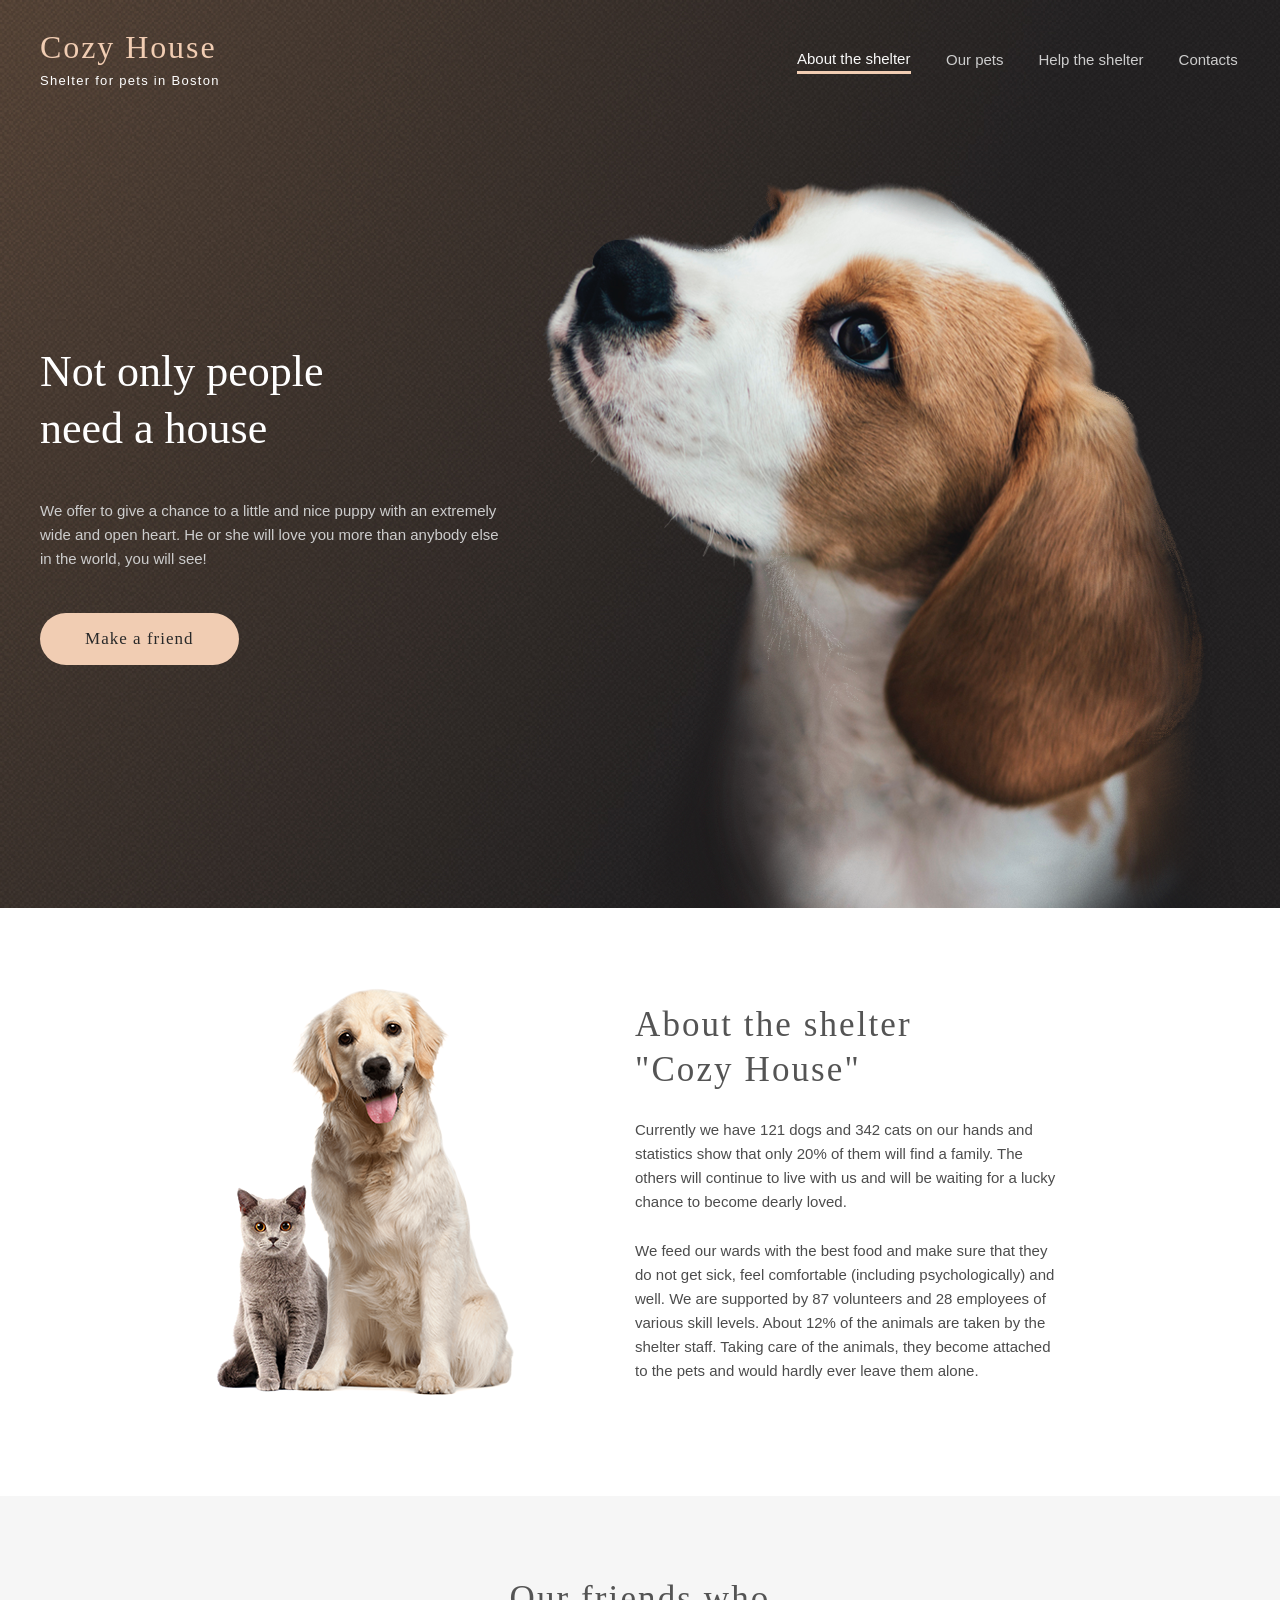
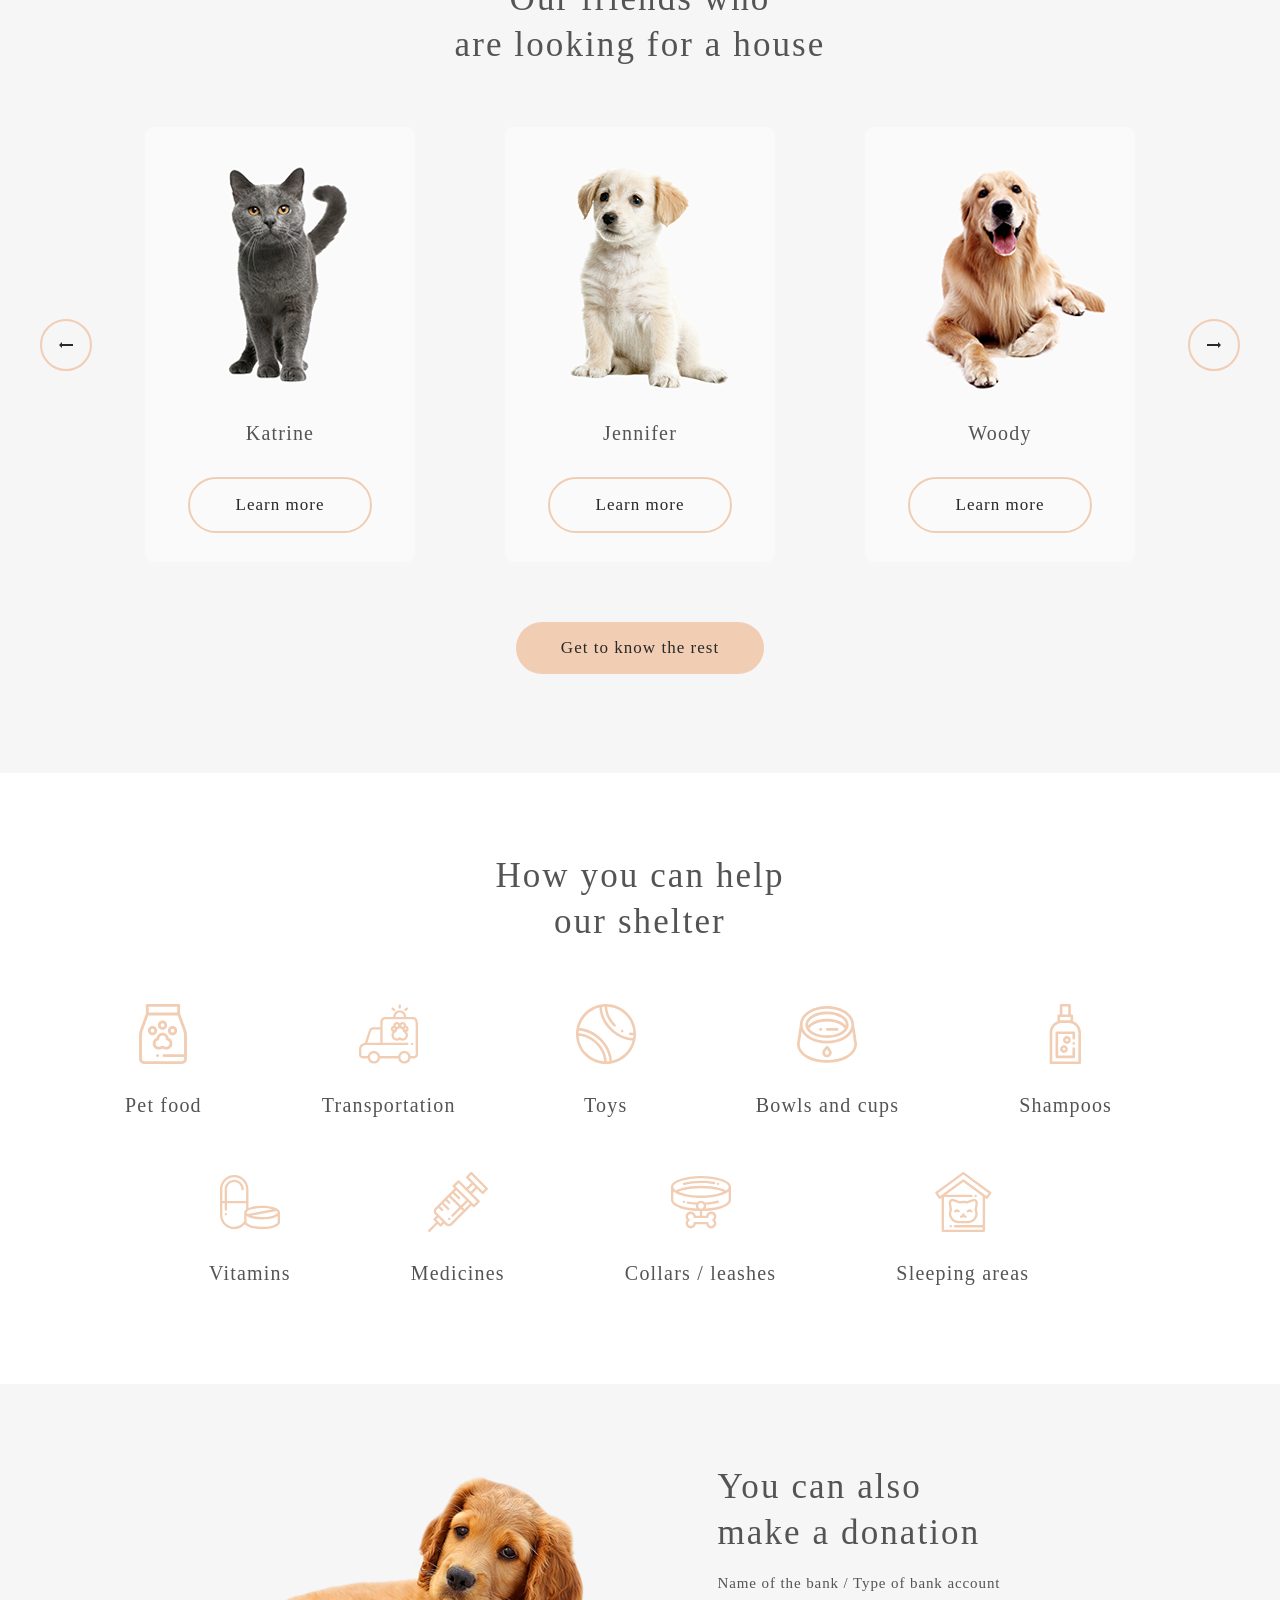
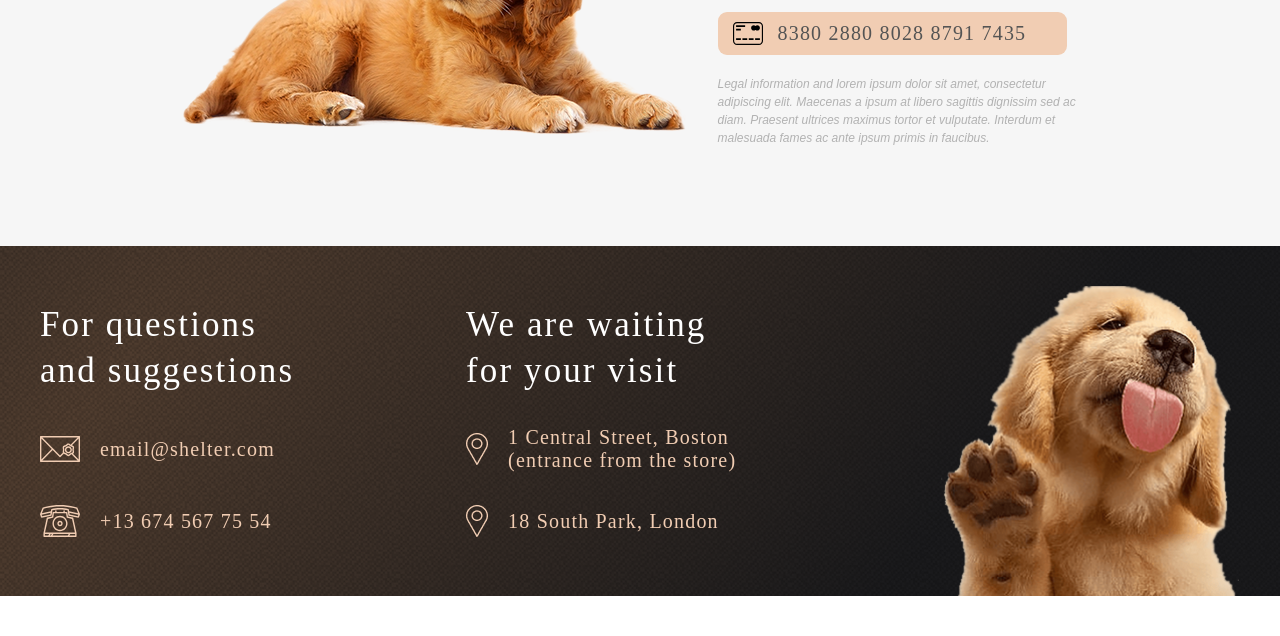
<file: shelter/pages/main/index.html>
<!doctype html>
<html lang="en">
  <head>
    <meta charset="UTF-8" />
    <meta name="viewport" content="width=device-width, initial-scale=1.0" />
    <title>Cozy House - Shelter for pets in Boston</title>
    <link rel="preconnect" href="https://fonts.googleapis.com" />
    <link rel="preconnect" href="https://fonts.gstatic.com" crossorigin />
    <link
      href="https://fonts.googleapis.com/css2?family=Inter:wght@400;500&display=swap"
      rel="stylesheet"
    />
    <link rel="stylesheet" href="style.css" />
    <link rel="icon" href="../../assets/icons/heart.png" type="image/png" />
  </head>
  <body>
    <header class="header">
      <div class="header__container">
        <a href="#" class="logo">
          <h1 class="logo__main">Cozy House</h1>
          <p class="logo__sub">Shelter for pets in Boston</p>
        </a>

        <nav class="nav">
          <ul class="nav__list">
            <li class="nav__item nav__item--active">About the shelter</li>
            <li class="nav__item">
              <a href="../pets/index.html" class="nav__link">Our pets</a>
            </li>
            <li class="nav__item">
              <a href="#help" class="nav__link">Help the shelter</a>
            </li>
            <li class="nav__item">
              <a href="#contacts" class="nav__link">Contacts</a>
            </li>
          </ul>
        </nav>
      <button class="burger" aria-label="Open menu">
      <span class="burger__line"></span>
      <span class="burger__line"></span>
      <span class="burger__line"></span>
    </button>
      </div>
    </header>

    <main class="main">
      <section class="hero">
        <div class="hero__container">
          <div class="hero__left">
            <h2 class="hero__title">
              Not only people <br />
              need a house
            </h2>

            <p class="hero__content">
              We offer to give a chance to a little and nice puppy with an
              extremely wide and open heart. He or she will love you more than
              anybody else in the world, you will see!
            </p>

            <a class="hero__button" href="#pets">
              <span class="hero__button-text">Make a friend</span></a
            >
          </div>
          <div class="hero__right">
            <img
              class="hero__img"
              src="../../assets/images/start-screen-puppy.png"
              alt="Puppy looking up"
            />
          </div>
        </div>
      </section>

      <section class="about">
        <div class="about__container">
          <div class="about__left">
            <img
              class="about__pets"
              src="../../assets/images/about-pets.png"
              alt="Dog and cat sitting together"
            />
          </div>

          <div class="about__content">
            <h2 class="about__title">
              About the shelter <br />
              "Cozy House"
            </h2>
            <p class="about__sub1">
              Currently we have 121 dogs and 342 cats on our hands and
              statistics show that only 20% of them will find a family. The
              others will continue to live with us and will be waiting for a
              lucky chance to become dearly loved.
            </p>
            <p class="about__sub2">
              We feed our wards with the best food and make sure that they do
              not get sick, feel comfortable (including psychologically) and
              well. We are supported by 87 volunteers and 28 employees of
              various skill levels. About 12% of the animals are taken by the
              shelter staff. Taking care of the animals, they become attached to
              the pets and would hardly ever leave them alone.
            </p>
          </div>
        </div>
      </section>

      <section class="pets" id="pets">
        <div class="pets__container">
          <h2 class="pets__title">
            Our friends who <br />
            are looking for a house
          </h2>
          <div class="pets__slider">
            <button
              class="pets__arrow pets__arrow--left"
              aria-label="Previous pets"
            >
              <svg
                width="14"
                height="6"
                viewBox="0 0 14 6"
                fill="none"
                xmlns="http://www.w3.org/2000/svg"
              >
                <path d="M14 4V2L3 2V0L0 3L3 6V4L14 4Z" fill="#292929" />
              </svg>
            </button>

            <div class="pets__cards">
              <div class="pets__card">
                <img
                  src="../../assets/images/katrine.png"
                  alt="Katrine the cat"
                  class="pets__img"
                />
                <p class="pets__name">Katrine</p>
                <a href="#" class="pets__button">Learn more</a>
              </div>

              <div class="pets__card">
                <img
                  src="../../assets/images/jennifer.png"
                  alt="Jennifer the puppy"
                  class="pets__img"
                />
                <p class="pets__name">Jennifer</p>
                <a href="#" class="pets__button">Learn more</a>
              </div>

              <div class="pets__card">
                <img
                  src="../../assets/images/woody.png"
                  alt="Woody the dog"
                  class="pets__img"
                />
                <p class="pets__name">Woody</p>
                <a href="#" class="pets__button">Learn more</a>
              </div>
            </div>
    <button class="pets__arrow pets__arrow--right" aria-label="Next pets">
        <svg width="14" height="6" viewBox="0 0 14 6" fill="none" xmlns="http://www.w3.org/2000/svg">
          <path d="M0 4V2L11 2V0L14 3L11 6V4L0 4Z" fill="#292929" />
        </svg>
      </button>
    <div class="slider__controls-mobile">
  <button class="slider__arrow-prev mobile__arrow " aria-label="Previous pets">
    <svg width="14" height="6" viewBox="0 0 14 6" fill="none" xmlns="http://www.w3.org/2000/svg">
      <path d="M14 4V2L3 2V0L0 3L3 6V4L14 4Z" fill="#292929" />
    </svg>
  </button>
  <button class="slider__arrow-next mobile__arrow" aria-label="Next pets">
    <svg width="14" height="6" viewBox="0 0 14 6" fill="none" xmlns="http://www.w3.org/2000/svg">
      <path d="M0 4V2L11 2V0L14 3L11 6V4L0 4Z" fill="#292929" />
    </svg>
  </button>
    </div>
</div>
          <a href="../pets/index.html" class="pets__all"
            >Get to know the rest</a
          >
        </div>
      </section>

      <section class="help" id="help">
        <div class="help__content">
          <h2 class="help__title">How you can help <br />our shelter</h2>
          <ul class="help__list">
            <li class="help__item">
              <img
                src="../../assets/icons/icon-pet-food.svg"
                alt="Pet food icon"
                class="help__icon"
              />
              <p class="help__text">Pet food</p>
            </li>
            <li class="help__item">
              <img
                src="../../assets/icons/icon-transportation.svg"
                alt="Transportation icon"
                class="help__icon"
              />
              <p class="help__text">Transportation</p>
            </li>
            <li class="help__item">
              <img
                src="../../assets/icons/icon-toys.svg"
                alt="Toys icon"
                class="help__icon"
              />
              <p class="help__text">Toys</p>
            </li>
            <li class="help__item">
              <img
                src="../../assets/icons/icon-bowls-and-cups.svg"
                alt="Bowls and cups icon"
                class="help__icon"
              />
              <p class="help__text">Bowls and cups</p>
            </li>
            <li class="help__item">
              <img
                src="../../assets/icons/icon-shampoos.svg"
                alt="Shampoos icon"
                class="help__icon"
              />
              <p class="help__text">Shampoos</p>
            </li>
            <li class="help__item">
              <img
                src="../../assets/icons/icon-vitamins.svg"
                alt="Vitamins icon"
                class="help__icon"
              />
              <p class="help__text">Vitamins</p>
            </li>
            <li class="help__item">
              <img
                src="../../assets/icons/icon-medicines.svg"
                alt="Medicines icon"
                class="help__icon"
              />
              <p class="help__text">Medicines</p>
            </li>
            <li class="help__item">
              <img
                src="../../assets/icons/icon-collars-leashes.svg"
                alt="Collars and leashes icon"
                class="help__icon"
              />
              <p class="help__text">Collars / leashes</p>
            </li>
            <li class="help__item">
              <img
                src="../../assets/icons/icon-sleeping-area.svg"
                alt="Sleeping area icon"
                class="help__icon"
              />
              <p class="help__text">Sleeping areas</p>
            </li>
          </ul>
        </div>
      </section>

      <section class="donation">
        <div class="donation__content">
          <div class="donation__left">
            <img
              src="../../assets/images/donation-dog.png"
              alt="puppy looking"
              class="donation__dog"
            />
          </div>
          <div class="donation__right">
            <h2 class="donation__title">You can also <br />make a donation</h2>
            <p class="donation__label">
              Name of the bank / Type of bank account
            </p>
            <div class="donation__card">
              <svg
                class="donation__card-icon"
                width="30"
                height="23"
                viewBox="0 0 30 23"
                fill="none"
                xmlns="http://www.w3.org/2000/svg"
              >
                <path
                  d="M25.9815 23H4.01915C1.80285 23 0 21.2046 0 19.0001V3.9999C0 1.79421 1.80285 0 4.01915 0H25.9808C28.196 0 30 1.79421 30 3.9999V19.0001C30.0006 21.2052 28.1972 23 25.9815 23ZM4.01915 1.14285C2.43563 1.14285 1.14836 2.42396 1.14836 3.9999V19.0001C1.14836 20.5755 2.43563 21.8571 4.01915 21.8571H25.9808C27.5638 21.8571 28.8516 20.5755 28.8516 19.0001V3.9999C28.8516 2.42396 27.5638 1.14285 25.9808 1.14285H4.01915ZM20.7037 3.35993C22.1363 3.35993 23.2977 4.51532 23.2977 5.94153C23.2977 7.36774 22.1368 8.52376 20.7037 8.52376C19.2706 8.52376 18.1097 7.36783 18.1097 5.94153C18.1097 4.51523 19.2712 3.35993 20.7037 3.35993ZM24.3204 3.35993C25.7529 3.35993 26.9151 4.51532 26.9151 5.94153C26.9151 7.36774 25.7536 8.52376 24.3204 8.52376C22.8873 8.52376 21.7264 7.36783 21.7264 5.94153C21.7264 4.51523 22.8879 3.35993 24.3204 3.35993ZM3.0861 16.3339H7.8683V18.0481H3.0861V16.3339ZM9.43467 16.3339H14.2175V18.0481H9.43467V16.3339ZM15.782 16.3339H20.5659V18.0481H15.782V16.3339ZM22.1305 16.3339H26.9144V18.0481H22.1305V16.3339ZM3.0861 3.36046H12.1263V5.07474H3.0861V3.36046ZM3.0861 6.76208H7.86946V8.47637H3.0861V6.76208Z"
                  fill="currentColor"
                />
              </svg>
              <a href="#" class="donation__card-number"
                >8380 2880 8028 8791 7435</a
              >
            </div>
            <p class="donation__disclaimer">
              Legal information and lorem ipsum dolor sit amet, consectetur
              adipiscing elit. Maecenas a ipsum at libero sagittis dignissim sed
              ac diam. Praesent ultrices maximus tortor et vulputate. Interdum
              et malesuada fames ac ante ipsum primis in faucibus.
            </p>
          </div>
        </div>
      </section>
    </main>

    <footer class="footer" id="contacts">
      <div class="footer__container">
        <div class="footer__left">
          <h2 class="footer__title">For questions<br class="break-default" />and <br class="break-320" />suggestions</h2>

          <div class="footer__contact-item">
            <img
              src="../../assets/icons/icon-email.svg"
              alt="Email icon"
              class="footer__icon"
            />
            <a href="mailto:email@shelter.com">email@shelter.com</a>
          </div>

          <div class="footer__contact-item">
            <img
              src="../../assets/icons/icon-phone.svg"
              alt="Phone icon"
              class="footer__icon"
            />
            <a href="tel:+136745677554">+13 674 567 75 54</a>
          </div>
        </div>

        <div class="footer__right">
          <h2 class="footer__title">We are waiting<br class="break-default" /> for <br class="break-320" />your visit</h2>

          <div class="footer__address-item">
            <img
              src="../../assets/icons/icon-marker.png"
              alt="Location pin icon"
              class="footer__icon"
            />
            <a
              href="https://www.google.com/maps?saddr=My+Location&daddr=1+Central+Street,+Boston"
              target="_blank"
              >1 Central Street, Boston<br />(entrance from the store)</a
            >
          </div>

          <div class="footer__address-item">
            <img
              src="../../assets/icons/icon-marker.png"
              alt="Location pin icon"
              class="footer__icon"
            />
            <a
              href="https://www.google.com/maps?saddr=My+Location&daddr=18+South+Park,+London"
              target="_blank"
              >18 South Park, London</a
            >
          </div>
        </div>

        <div class="footer__dog-wrapper">
          <img
            src="../../assets/images/footer-puppy.png"
            alt="Dog with tongue"
            class="footer__dog"
          />
        </div>
      </div>
    </footer>
    <script src="script.js" defer></script>
  </body>
</html>
</file>
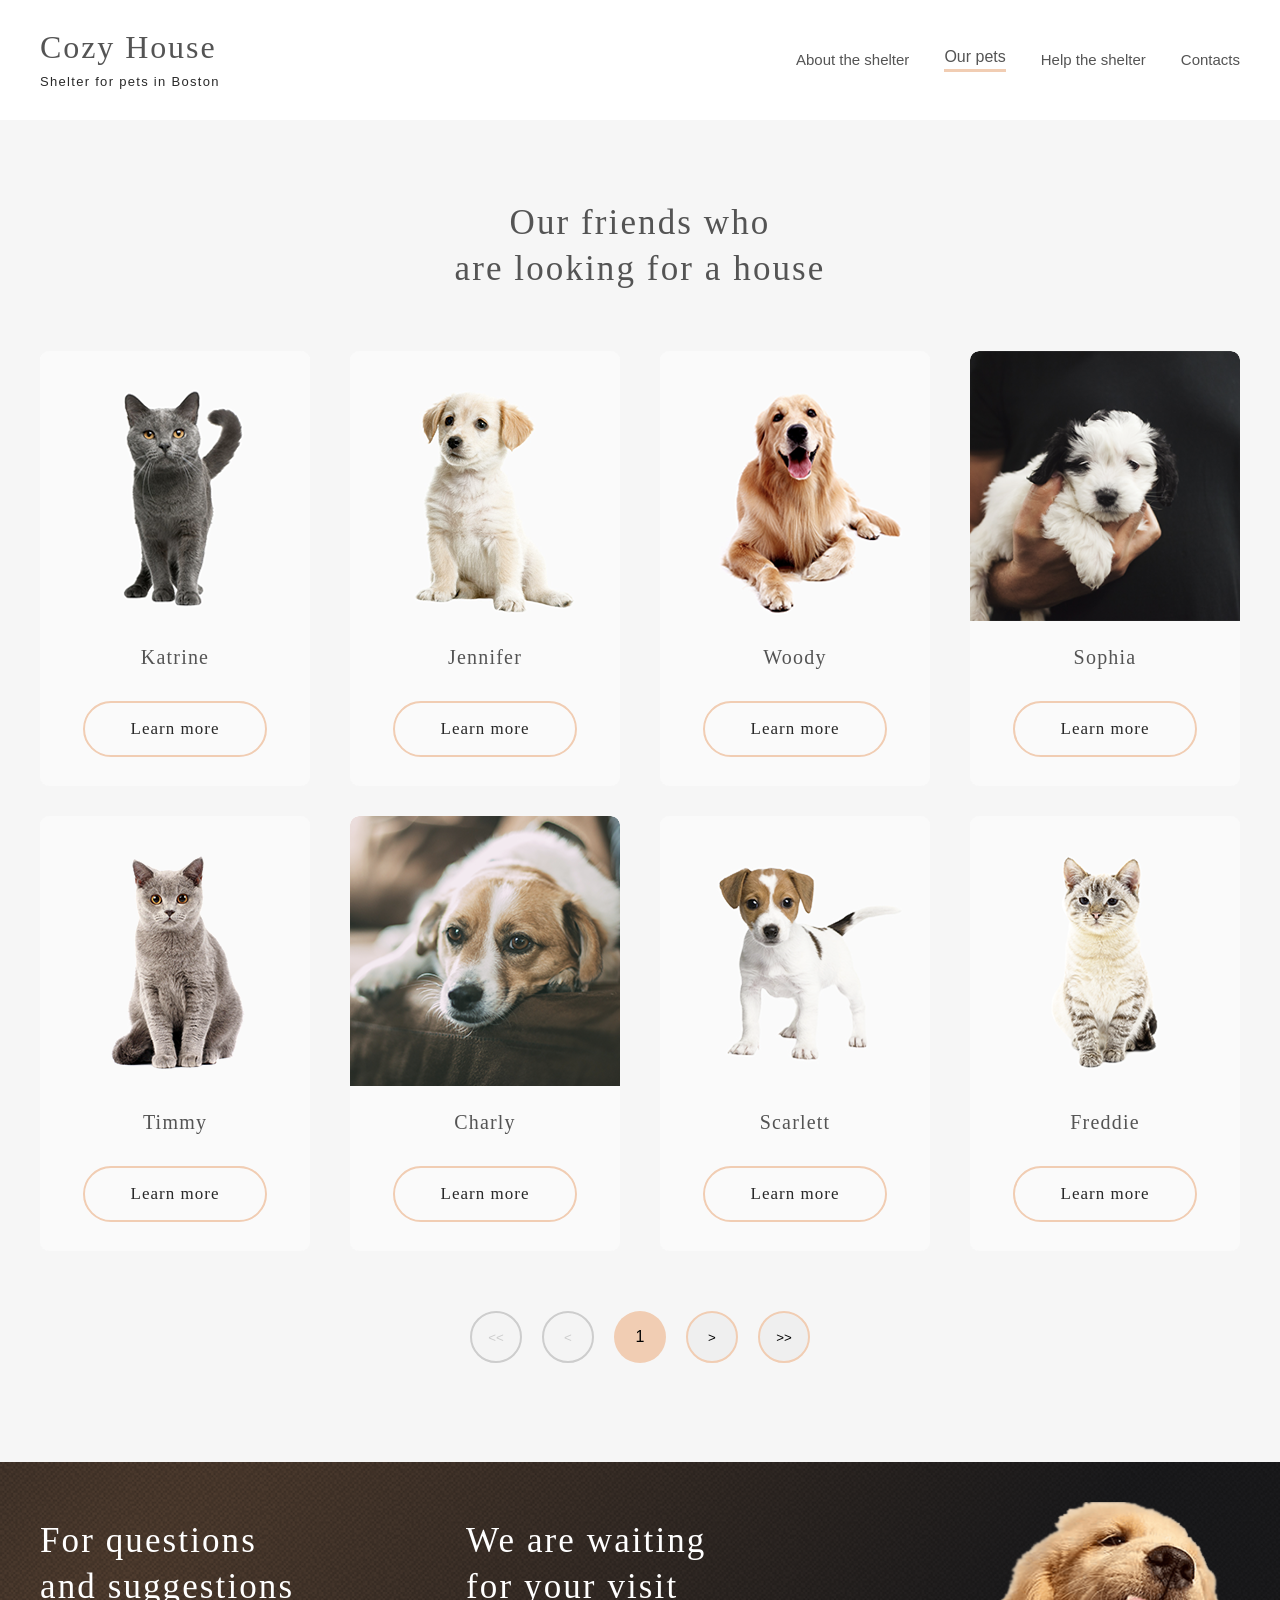
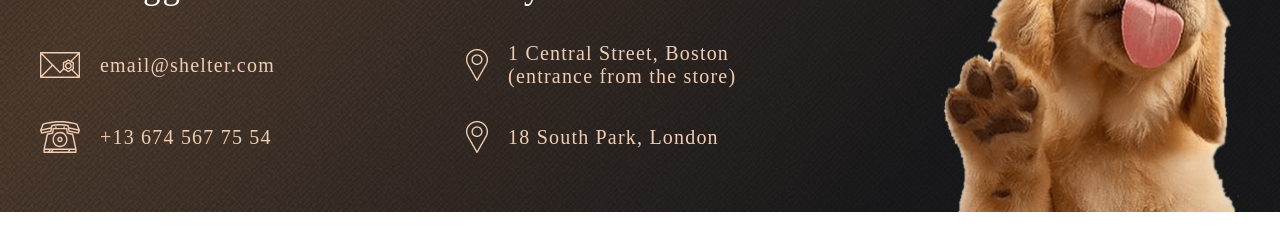
<file: shelter/pages/pets/index.html>
<!doctype html>
<html lang="en">
  <head>
    <meta charset="UTF-8" />
    <meta name="viewport" content="width=device-width, initial-scale=1.0" />
    <title>Cozy House - Shelter for pets in Boston</title>
    <link rel="preconnect" href="https://fonts.googleapis.com" />
    <link rel="preconnect" href="https://fonts.gstatic.com" crossorigin />
    <link
      href="https://fonts.googleapis.com/css2?family=Inter:wght@400;500&display=swap"
      rel="stylesheet"
    />
    <link rel="stylesheet" href="style.css" />
    <link rel="icon" href="../../assets/icons/heart.png" type="image/png" />
  </head>
  <body>
    <header class="header">
      <div class="header__container">
        <a href="#" class="logo">
          <h1 class="logo__main">Cozy House</h1>
          <p class="logo__sub">Shelter for pets in Boston</p>
        </a>

        <nav class="nav">
          <ul class="nav__list">
            <li class="nav__item">
              <a href="../main/index.html" class="nav__link"
                >About the shelter</a
              >
            </li>
            <li class="nav__item nav__item--active">Our pets</li>
            <li class="nav__item">
              <a href="../main/index.html#help" class="nav__link"
                >Help the shelter</a
              >
            </li>
            <li class="nav__item">
              <a href="#contacts" class="nav__link">Contacts</a>
            </li>
          </ul>
        </nav>
         <button class="burger" aria-label="Open menu">
            <span class="burger__line"></span>
            <span class="burger__line"></span>
            <span class="burger__line"></span>
        </button>
      </div>
    </header>

    <main class="main">
      <section class="pets">
        <div class="pets__container">
          <h2 class="pets__title">
            Our friends who<br />are looking for a house
          </h2>

          <div class="pets__cards">
            <div class="pets__card">
              <img
                src="../../assets/images/katrine.png"
                alt="Katrine the Cat"
                class="pets__img"
              />
              <p class="pets__name">Katrine</p>
              <a href="#" class="pets__button">Learn more</a>
            </div>
            <div class="pets__card">
              <img
                src="../../assets/images/jennifer.png"
                alt="Jennifer the Dog"
                class="pets__img"
              />
              <p class="pets__name">Jennifer</p>
              <a href="#" class="pets__button">Learn more</a>
            </div>
            <div class="pets__card">
              <img
                src="../../assets/images/woody.png"
                alt="Woody the Dog"
                class="pets__img"
              />
              <p class="pets__name">Woody</p>
              <a href="#" class="pets__button">Learn more</a>
            </div>

            <div class="pets__card">
              <img
                src="../../assets/images/sophia.png"
                alt="Sophia the Dog"
                class="pets__img"
              />
              <p class="pets__name">Sophia</p>
              <a href="#" class="pets__button">Learn more</a>
            </div>
            <div class="pets__card">
              <img
                src="../../assets/images/timmy.png"
                alt="Timmy the Cat"
                class="pets__img"
              />
              <p class="pets__name">Timmy</p>
              <a href="#" class="pets__button">Learn more</a>
            </div>
            <div class="pets__card">
              <img
                src="../../assets/images/charly.png"
                alt="Charly the Dog"
                class="pets__img"
              />
              <p class="pets__name">Charly</p>
              <a href="#" class="pets__button">Learn more</a>
            </div>

            <div class="pets__card">
              <img
                src="../../assets/images/scarlett.png"
                alt="Scarlett the Dog"
                class="pets__img"
              />
              <p class="pets__name">Scarlett</p>
              <a href="#" class="pets__button">Learn more</a>
            </div>

            <div class="pets__card">
              <img
                src="../../assets/images/freddie.png"
                alt="Freddie the Cat"
                class="pets__img"
              />
              <p class="pets__name">Freddie</p>
              <a href="#" class="pets__button">Learn more</a>
            </div>
          </div>
          <div class="pets__pagination">
            <button
              class="pets__pagination-arrow pets__pagination-arrow--begin"
              disabled
            >
              &lt;&lt;
            </button>

            <button
              class="pets__pagination-arrow pets__pagination-arrow--previous"
              disabled
            >
              &lt;
            </button>

            <span class="pets__pagination-current" aria-current="page">1</span>

            <button class="pets__pagination-arrow pets__pagination-arrow--next">
              &gt;
            </button>

            <button class="pets__pagination-arrow pets__pagination-arrow--end">
              &gt;&gt;
            </button>
          </div>
        </div>
      </section>
    </main>

    <footer class="footer" id="contacts">
      <div class="footer__container">
        <div class="footer__left">
          <h2 class="footer__title">For questions<br class="break-default" /> and <br class="break-320" />suggestions</h2>

          <div class="footer__contact-item">
            <img
              src="../../assets/icons/icon-email.svg"
              alt="Email icon"
              class="footer__icon"
            />
            <a href="mailto:email@shelter.com">email@shelter.com</a>
          </div>

          <div class="footer__contact-item">
            <img
              src="../../assets/icons/icon-phone.svg"
              alt="Phone icon"
              class="footer__icon"
            />
            <a href="tel:+136745677554">+13 674 567 75 54</a>
          </div>
        </div>

        <div class="footer__right">
          <h2 class="footer__title">We are waiting<br class="break-default" /> for <br class="break-320" />your visit</h2>

          <div class="footer__address-item">
            <img
              src="../../assets/icons/icon-marker.png"
              alt="Location pin icon"
              class="footer__icon"
            />
            <a
              href="https://www.google.com/maps?saddr=My+Location&daddr=1+Central+Street,+Boston"
              target="_blank"
              >1 Central Street, Boston<br />(entrance from the store)</a
            >
          </div>

          <div class="footer__address-item">
            <img
              src="../../assets/icons/icon-marker.png"
              alt="Location pin icon"
              class="footer__icon"
            />
            <a
              href="https://www.google.com/maps?saddr=My+Location&daddr=18+South+Park,+London"
              target="_blank"
              >18 South Park, London</a
            >
          </div>
        </div>

        <div class="footer__dog-wrapper">
          <img
            src="../../assets/images/footer-puppy.png"
            alt="Dog with tongue"
            class="footer__dog"
          />
        </div>
      </div>
    </footer>
    <script src="script.js" defer></script>
  </body>
</html>
</file>
<file: shelter/pages/main/style.css>
:root {
  --font-main: "Georgia", serif;
  --font-second: "Arial", sans-serif;
  --font-third: "Inter", sans-serif;

  --color-light-xl: #fff;
  --color-light-l: #f6f6f6;
  --color-light-s: #fafafa;
  --color-dark-s: #cdcdcd;
  --color-dark-m: #b2b2b2;
  --color-dark-l: #545454;
  --color-dark-xl: #4c4c4c;
  --color-dark-2xl: #444;
  --color-dark-3xl: #292929;
  --color-primary: #f1cdb3;
  --color-primary-light: #fddcc4;
  --start-screen-gradient-background: #211f20;
  --footer-gradient-background: #211f20;
}

* {
  margin: 0;
  padding: 0;
  box-sizing: border-box;
}

html {
  line-height: 1.15;
  -webkit-text-size-adjust: 100%;
  scroll-behavior: smooth;
}

h1, h2, h3, h4 {
  font-family: var(--font-main);
  font-weight: 400;
}

p {
  font-family: var(--font-second);
  font-weight: 400;
}

a {
  font-family: var(--font-second);
}

body {
  font-family: var(--font-second);
}

img {
  display: block;
  border: none;
  max-width: 100%;
  height: auto;
}

/* Header */
.header {
  position: absolute;
  top: 30px;
  width: 100%;
  z-index: 1;
}

.header__container {
  display: flex;
  justify-content: space-between;
  align-items: center;
  max-width: 1280px;
  margin: 0 auto;
  padding: 0 40px;
  height: 60px;
}

.logo {
  display: flex;
  flex-direction: column;
  justify-content: center;
  text-decoration: none;
  width: 184px;
  height: 60px;
  gap: 0.667rem;
}

.logo__main {
  font-family: var(--font-main);
  font-size: 32px;
  line-height: 1;
  letter-spacing: 0.06em;
  color: var(--color-primary);
  white-space: nowrap;
}

.logo__sub {
  font-size: 13px;
  letter-spacing: 0.1em;
  color: var(--color-light-xl);
}

.nav__list {
  display: flex;
  align-items: center;
  gap: 35px;
  width: 443px;
  height: 27px;
  list-style: none;
  font-family: var(--font-second);
  font-size: 15px;
  line-height: 160%;
}

.nav__link {
  font-family: var(--font-second);
  font-weight: 400;
  font-size: 15px;
  line-height: 160%;
  color: var(--color-dark-s);
  text-decoration: none;
  cursor: pointer;
  transition: 0.3s ease;
}

.nav__link:hover {
  color: var(--color-primary);
}

.nav__item--active {
  font-family: var(--font-second);
  color: var(--color-light-s);
  border-bottom: 3px solid var(--color-primary);
  cursor: default;
  width: 114px;
  height: 27px;
  padding-bottom: 5px;
}

.burger {
  display: none;
  flex-direction: column;
  justify-content: space-between;
  width: 30px;
  height: 22px;
  background: none;
  border: none;
  cursor: pointer;
  padding: 0;
}

.burger__line {
  display: block;
  width: 100%;
  height: 2px;
  background: var(--color-primary);
  border-radius: 1px;
}

@media (min-width: 768px) and (max-width: 1279.98px) {
  .header__container {
    gap: 81px;
    padding: 0 30px;
  }
}

@media (max-width: 767.98px) {
  .header {
    top: 30px;
  }
  .header__container {
    max-width: 280px;
    width: 280px;
    padding: 0;
    margin: 0 auto;
    gap: 66px;
    height: 60px;
  }
  .burger {
    display: flex;
  }
  .nav {
    display: none;
  }
}

/* Hero */
.hero {
  position: relative;
  width: 100%;
  height: 908px;
  background-image:
    url("../../assets/images/start-screen-gradient-background.jpg"),
    url("../../assets/images/start-screen-background.jpg");
  background-repeat: no-repeat, no-repeat;
  background-position: center, center;
  background-size: cover, cover;
  background-color: var(--start-screen-gradient-background);
}

.hero__container {
  display: flex;
  justify-content: space-between;
  align-items: flex-start;
  max-width: 1200px;
  margin: 0 auto;
  padding: 180px 0 0 0;
  height: 728px;
  gap: 42px;
  box-sizing: border-box;
}

.hero__left {
  display: flex;
  flex-direction: column;
  padding-top: 163px;
  gap: 42px;
  width: 460px;
}

.hero__title {
  font-family: var(--font-main);
  font-weight: 400;
  font-size: 44px;
  line-height: 130%;
  color: var(--color-light-xl);
}

.hero__content {
  font-family: var(--font-second);
  font-weight: 400;
  font-size: 15px;
  line-height: 160%;
  color: var(--color-dark-s);
}

.hero__button {
  display: inline-block;
  align-self: flex-start;
  text-decoration: none;
  border-radius: 100px;
  padding: 15px 45px;
  background: var(--color-primary);
  transition: ease 0.3s;
}

.hero__button:hover {
  background-color: var(--color-primary-light);
}

.hero__button-text {
  font-family: var(--font-main);
  font-size: 17px;
  line-height: 130%;
  letter-spacing: 0.06em;
  color: var(--color-dark-3xl);
}

.hero__right {
  display: flex;
  align-items: flex-start;
  flex: 1;
}

.hero__img {
  width: 100%;
  max-width: 698px;
  height: auto;
  object-fit: contain;
}

@media (min-width: 768px) and (max-width: 1279.98px) {
  .hero {
    height: 1165px;
  }
  .hero__container {
    flex-direction: column;
    align-items: center;
    max-width: 569px;
    padding: 150px 0 0 0;
    height: auto;
    gap: 100px;
  }
  .hero__left {
    padding-top: 0;
    width: 460px;
  }
  .hero__img {
    max-width: 768px;
    height: 593px;
    margin-left: 70px;
  }
  .hero__button {
    align-self: center;
  }
}

@media (max-width: 767.98px) {
  .hero {
    height: 823px;
  }
  .hero__container {
    flex-direction: column;
    align-items: center;
    padding-top: 150px;
    max-width: 300px;
    width: 300px;
    height: auto;
    gap: 42px;
  }
  .hero__left {
    width: 300px;
    padding-top: 0;
    gap: 42px;
  }
  .hero__title {
    font-size: 25px;
    line-height: 130%;
    letter-spacing: 0.05em;
    max-width: 300px;
    text-align: center;
    margin: 0 30px;
  }
  .hero__content {
    font-size: 15px;
    text-align: center;
  }
  .hero__button {
    align-self: center;
  }
  .hero__right {
    position: relative;
    width: 100%;
    height: 100%;
  }
  .hero__img {
    position: absolute;
    left: 40px;
    top: 60px;
    width: 260px;
    height: 271px;
  }
}

/* About */
.about {
  width: 100%;
  background: var(--color-light-xl);
}

.about__container {
  display: flex;
  align-items: center;
  gap: 120px;
  max-width: 1280px;
  margin: 0 auto;
  padding: 80px 40px 100px 40px;
}

.about__left {
  margin-left: 175px;
  flex: 0 0 auto;
}

.about__pets {
  width: 300px;
  max-width: 300px;
  height: 408px;
  object-fit: contain;
}

.about__content {
  flex: 1;
  max-width: 430px;
}

.about__title {
  font-family: var(--font-main);
  font-weight: 400;
  font-size: 35px;
  line-height: 130%;
  letter-spacing: 0.06em;
  color: var(--color-dark-l);
  margin-bottom: 25px;
}

.about__content p {
  font-family: var(--font-second);
  font-weight: 400;
  font-size: 15px;
  line-height: 160%;
  color: var(--color-dark-xl);
  margin-bottom: 25px;
}

.about__content p:last-child {
  margin-bottom: 0;
}

@media (min-width: 768px) and (max-width: 1279.98px) {
  .about {
    height: 1048px;
  }
  .about__container {
    flex-direction: column-reverse;
    max-width: 470px;
    gap: 80px;
    padding: 80px 0px;
    margin-top: 0;
  }
  .about__left {
    margin-left: 0;
  }
  .about__content {
    max-width: 430px;
  }
}

@media (max-width: 767.98px) {
  .about {
    height: 974px;
  }
  .about__container {
    flex-direction: column-reverse;
    gap: 42px;
    padding: 42px 0;
    max-width: 300px;
    margin: 0 auto;
    align-items: center;
  }
  .about__left {
    margin-left: 0;
    padding: 0;
  }
  .about__pets {
    width: 260px;
    height: auto;
  }
  .about__content {
    max-width: 300px;
    padding: 0;
    text-align: left;
  }
  .about__title {
    font-size: 25px;
    text-align: center;
    margin-bottom: 25px;
    padding: 0;
  }
  .about__content p {
    font-size: 15px;
    text-align: justify;
    margin: 0;
    padding: 0 15px;
  }
  .about__content p:first-of-type {
    margin-bottom: 22px;
  }
}

/* Pets */
.pets {
  width: 100%;
  background: var(--color-light-l);
  height: 877px;
  overflow: hidden;
}

.pets__container {
  display: flex;
  flex-direction: column;
  align-items: center;
  gap: 60px;
  max-width: 1280px;
  margin: 0 auto;
  padding: 80px 40px;
}

.pets__title {
  font-family: var(--font-main);
  font-weight: 400;
  font-size: 35px;
  line-height: 130%;
  letter-spacing: 0.06em;
  text-align: center;
  color: var(--color-dark-l);
}

.pets__slider {
  display: flex;
  align-items: center;
  flex-direction: row;
  justify-content: space-between;
  width: 100%;
}

.pets__cards {
  display: flex;
  justify-content: center;
  width: 1200px;
  margin: 0 auto;
  gap: 90px;
}

.pets__card {
  display: flex;
  flex-direction: column;
  align-items: center;
  border-radius: 9px;
  width: 270px;
  height: 435px;
  background: var(--color-light-s);
  cursor: pointer;
  transition: 0.5s;
  overflow: hidden;
}

.pets__card:hover {
  box-shadow: 0px 2px 35px 14px rgba(13, 13, 13, 0.04);
}

.pets__img {
  border-radius: 9px 9px 0 0;
  width: 270px;
  height: 270px;
  object-fit: contain;
}

.pets__name {
  font-family: var(--font-main);
  font-size: 20px;
  letter-spacing: 0.06em;
  text-align: center;
  color: var(--color-dark-l);
  margin-top: 25px;
}

.pets__button {
  display: inline-flex;
  align-items: center;
  justify-content: center;
  text-decoration: none;
  border: 2px solid var(--color-primary);
  border-radius: 100px;
  padding: 15px 45px;
  margin-top: 32px;
  font-family: var(--font-main);
  font-size: 17px;
  line-height: 1.3;
  letter-spacing: 0.06em;
  color: var(--color-dark-3xl);
  white-space: nowrap;
  transition: ease 0.3s;
}

.pets__button:hover {
  background: var(--color-primary);
}

.pets__arrow {
  display: flex;
  align-items: center;
  justify-content: center;
  width: 52px;
  height: 52px;
  border-radius: 100px;
  border: 2px solid var(--color-primary);
  background: transparent;
  cursor: pointer;
  flex-shrink: 0;
}

.slider__controls-mobile {
  display: none;
}

.pets__arrow:hover {
  background: var(--color-primary-light);
  border-color: var(--color-primary-light);
  transition: 0.3s ease;
}

.pets__all {
  display: inline-block;
  text-decoration: none;
  border-radius: 100px;
  padding: 15px 45px;
  height: 52px;
  margin-bottom: 60px;
  background: var(--color-primary);
  font-family: var(--font-main);
  font-weight: 400;
  font-size: 17px;
  line-height: 130%;
  letter-spacing: 0.06em;
  color: var(--color-dark-3xl);
  transition: ease 0.5s;
}

.pets__all:hover {
  background-color: var(--color-primary-light);
}

@media (min-width: 768px) and (max-width: 1279.98px) {
  .pets {
    height: 877px;
  }
  .pets__container {
    max-width: 768px;
    padding: 80px 30px;
  }
  .pets__slider {
    max-width: 708px;
  }
  .pets__cards {
    width: auto;
    max-width: 708px;
    gap: 40px;
  }
  .pets__card:nth-child(3) {
    display: none;
  }
}

@media (max-width: 767.98px) {
  .pets {
    height: 791px;
  }
  .pets__container {
    padding: 42px 0;
    padding-bottom: 0;
    width: 100%;
    max-width: 300px;
    margin: 0 auto;
    display: flex;
    gap: 42px;
    flex-direction: column;
    align-items: center;
  }
  .pets__title {
    font-weight: 400;
    font-size: 25px;
    line-height: 130%;
    letter-spacing: 0.06em;
    text-align: center;
  }
  .pets__slider {
    display: flex;
    flex-wrap: wrap;
    justify-content: center;
    width: 100%;
    max-width: 270px;
  }
  .pets__cards {
    width: 100%;
    max-width: 270px;
    display: flex;
    justify-content: center;
  }
  .pets__card {
    display: flex;
    align-items: center;
    justify-content: flex-start;
    width: 100%;
    max-width: 270px;
    background: var(--color-light-s);
    flex-direction: column;
    align-items: center;
  }
  .pets__cards img {
    border-radius: 9px 9px 0 0;
    width: 100%;
    max-width: 270px;
    height: 270px;
    object-fit: contain;
  }
  .pets__card:nth-child(2),
  .pets__card:nth-child(3) {
    display: none;
  }
  .pets__arrow {
    display: none;
  }
  .mobile__arrow {
    display: flex;
    align-items: center;
    justify-content: center;
    width: 52px;
    height: 52px;
    border-radius: 100px;
    border: 2px solid var(--color-primary);
    background: transparent;
    cursor: pointer;
    flex-shrink: 0;
    transition: 0.3s ease;
  }
  .mobile__arrow:hover {
    background: var(--color-primary-light);
    border-color: var(--color-primary-light);
  }
  .slider__controls-mobile {
    display: flex;
    margin-top: 20px;
    justify-content: center;
    gap: 80px;
    width: 100%;
  }
  .pets__all {
    overflow: hidden;
    margin: 0 auto;
    width: 260px;
    max-width: 100%;
    padding: 15px 20px;
    white-space: nowrap;
    text-align: center;
  }
}

/* Help */
.help {
  width: 100%;
  height: 611px;
  background: var(--color-light-xl);
}

.help__content {
  display: flex;
  flex-direction: column;
  align-items: center;
  gap: 60px;
  max-width: 1200px;
  margin: 0 auto;
  padding: 80px 40px;
}

.help__title {
  font-family: var(--font-main);
  font-weight: 400;
  font-size: 35px;
  line-height: 130%;
  letter-spacing: 0.06em;
  text-align: center;
  color: var(--color-dark-l);
}

.help__list {
  display: flex;
  flex-wrap: wrap;
  gap: 55px 120px;
  max-width: 1030px;
}

.help__item {
  display: flex;
  flex-direction: column;
  align-items: center;
  list-style: none;
  gap: 30px;
}

.help__icon {
  width: 60px;
  height: 60px;
  display: block;
  margin: 0 auto;
}

.help__item:nth-child(6) {
  margin-left: 84px;
}

.help__text {
  font-family: var(--font-main);
  font-weight: 400;
  font-size: 20px;
  line-height: 115%;
  letter-spacing: 0.06em;
  text-align: center;
  color: var(--color-dark-l);
}

@media (min-width: 768px) and (max-width: 1279.98px) {
  .help {
    height: 779px;
  }
  .help__content {
    max-width: 768px;
    padding: 80px 69px;
  }
  .help__list {
    display: grid;
    grid-template-columns: repeat(3, 1fr);
    gap: 55px 60px;
    max-width: 630px;
    margin: 0 auto;
    justify-items: center;
  }
  .help__item:nth-child(6) {
    margin-left: 0;
  }
  .help__item {
    width: 170px;
    height: 113px;
  }
}

@media (max-width: 767.98px) {
  .help {
    height: 745px;
  }
  .help__content {
    padding: 42px 10px;
    max-width: 300px;
    margin: 0 auto;
    gap: 42px;
  }
  .help__title {
    font-size: 25px;
    text-align: center;
    max-width: 260px;
  }
  .help__list {
    display: grid;
    grid-template-columns: repeat(2, 1fr);
    gap: 30px;
    max-width: 290px;
    justify-items: center;
  }
  .help__item {
    width: 130px;
    height: 87px;
    gap: 15px;
    align-items: center;
  }
  .help__item:nth-child(6) {
    margin-left: 0;
    padding-left: 0;
  }
  .help__item:nth-child(9) {
    padding-right: 0;
  }
  .help__icon {
    width: 50px;
    height: 50px;
    margin-bottom: 5px;
  }
  .help__text {
    font-size: 15px;
    line-height: 110%;
    letter-spacing: 0.06em;
    text-align: center;
  }
}

/* Donation */
.donation {
  width: 100%;
  background: var(--color-light-l);
  height: 462px;
}

.donation__content {
  display: flex;
  align-items: center;
  max-width: 915px;
  margin: 0 auto;
  gap: 30px;
  padding: 80px 0;
  box-sizing: border-box;
}

.donation__dog {
  max-width: 505px;
  height: auto;
}

.donation__right {
  display: flex;
  flex-direction: column;
  gap: 20px;
}

.donation__title {
  font-family: var(--font-main);
  font-weight: 400;
  font-size: 35px;
  line-height: 45.5px;
  letter-spacing: 0.06em;
  color: var(--color-dark-l);
}

.donation__label {
  font-family: var(--font-main);
  font-weight: 400;
  font-size: 15px;
  line-height: 16.5px;
  letter-spacing: 0.06em;
  color: var(--color-dark-l);
}

.donation__disclaimer {
  font-family: var(--font-second);
  font-style: italic;
  font-weight: 400;
  font-size: 12px;
  line-height: 18px;
  color: var(--color-dark-m);
}

.donation__card {
  display: flex;
  align-items: center;
  gap: 15px;
  border-radius: 9px;
  padding: 10px 15px;
  width: 349px;
  height: 43px;
  background: var(--color-primary);
}

.donation__card-icon {
  width: 30px;
  height: 23px;
  flex-shrink: 0;
}

.donation__card-number {
  font-family: var(--font-main);
  font-weight: 400;
  font-size: 20px;
  line-height: 115%;
  letter-spacing: 0.06em;
  color: var(--color-dark-l);
  text-decoration: none;
  white-space: nowrap;
}

.donation__card-number:hover {
  color: var(--color-dark-3xl);
}

@media (min-width: 768px) and (max-width: 1279.98px) {
  .donation {
    height: 783px;
  }
  .donation__content {
    flex-direction: column-reverse;
    gap: 60px;
    padding: 80px 194px;
  }
}

@media (max-width: 767.98px) {
  .donation {
    height: 542px;
  }
  .donation__content {
    flex-direction: column-reverse;
    justify-content: flex-start;
    padding: 40px 10px;
    max-width: 300px;
    height: 100%;
  }
  .donation__dog {
    width: 260px;
    height: auto;
  }
  .donation__right {
    align-items: center;
    padding: 10px 0;
    gap: 22px;
    text-align: center;
    max-width: 300px;
    width: 100%;
  }
  .donation__title {
    font-size: 25px;
    line-height: 130%;
    letter-spacing: 0.06em;
    text-align: center;
  }
  .donation__label {
    font-size: 15px;
    line-height: 160%;
    letter-spacing: 0;
  }
  .donation__card {
    width: 281px;
    height: 43px;
  }
  .donation__card-number {
    font-size: 15px;
  }
  .donation__disclaimer {
    font-size: 12px;
    line-height: 150%;
    text-align: justify;
    max-width: 280px;
  }
}

/* Footer */
.footer {
  width: 100%;
  height: 350px;
  background-image:
    url("../../assets/images/footer-gradient-background.png"),
    url("../../assets/images/footer-background.png");
  background-repeat: no-repeat, no-repeat;
  background-position: center, center;
  background-size: cover, cover;
  background-color: var(--footer-gradient-background);
}

.footer__container {
  display: flex;
  align-items: flex-start;
  justify-content: space-between;
  max-width: 1280px;
  margin: 0 auto;
  padding: 40px;
  box-sizing: border-box;
}

.footer__left {
  display: flex;
  flex-direction: column;
  gap: 40px;
  padding-top: 16px;
}

.footer__right {
  display: flex;
  flex-direction: column;
  gap: 33px;
  padding-top: 16px;
  width: 302px;
  height: 234px;
}

.footer__title {
  font-family: var(--font-main);
  font-weight: 400;
  font-size: 35px;
  line-height: 130%;
  letter-spacing: 0.06em;
  color: var(--color-light-xl);
}

.footer__contact-item,
.footer__address-item {
  display: flex;
  align-items: center;
  gap: 20px;
}

.footer__icon {
  width: 40px;
  height: 32px;
  flex-shrink: 0;
}

.footer__address-item .footer__icon {
  width: 22px;
  height: 32px;
}

.footer__contact-item a,
.footer__address-item a {
  font-family: var(--font-main);
  font-weight: 400;
  font-size: 20px;
  line-height: 23px;
  letter-spacing: 0.06em;
  color: var(--color-primary);
  text-decoration: none;
  transition: color 0.3s ease;
}

.footer__contact-item a:hover,
.footer__address-item a:hover {
  color: var(--color-light-xl);
}

.footer__dog-wrapper {
  align-self: flex-end;
}

.footer__dog {
  width: 300px;
  max-width: 300px;
  height: 310px;
  object-fit: contain;
}

.break-default {
  display: inline;
}

.break-320 {
  display: none;
}

@media (min-width: 768px) and (max-width: 1279.98px) {
  .footer {
    height: 639px;
    position: relative;
  }
  .footer__container {
    flex-wrap: wrap;
    justify-content: space-between;
    max-width: 708px;
    padding: 35px;
    margin: 0 auto;
  }
  .footer__left {
    width: 278px;
    padding-top: 0;
  }
  .footer__title {
    width: 100%;
    font-size: 34px;
  }
  .footer__right {
    width: 302px;
    padding-top: 0;
  }
  .footer__dog-wrapper {
    position: absolute;
    left: 50%;
    transform: translateX(-50%);
    top: 329px;
    width: 300px;
  }
  .footer__dog {
    width: 300px;
    height: 310px;
  }
}

@media (max-width: 767.98px) {
  .break-default {
    display: none;
  }
  .break-320 {
    display: inline;
  }
  .footer {
    height: 809px;
    overflow: hidden;
    position: relative;
  }
  .footer__container {
    flex-direction: column;
    align-items: center;
    justify-content: flex-start;
    padding: 30px 10px 0;
    max-width: 320px;
    margin: 0 auto;
    height: 100%;
    gap: 20px;
  }
  .footer__left,
  .footer__right {
    width: 100%;
    margin: 0;
    padding: 0;
    display: flex;
    flex-direction: column;
    align-items: center;
  }
  .footer__left {
    gap: 40px;
    max-width: 258px;
  }
  .footer__right {
    gap: 40px;
    max-width: 300px;
    margin-top: 20px;
  }
  .footer__title {
    font-weight: 400;
    font-size: 25px;
    line-height: 130%;
    letter-spacing: 0.06em;
    text-align: center;
    margin: 0;
  }
  .footer__contact-item,
  .footer__address-item {
    gap: 20px;
    justify-content: center;
    margin: 0;
    width: 100%;
  }
  .footer__contact-item {
    justify-content: center;
  }
  .footer__address-item {
    justify-content: flex-start;
  }
  .footer__contact-item a,
  .footer__address-item a {
    font-size: 20px;
    margin: 0;
    text-align: center;
    word-break: break-word;
  }
  .footer__address-item a {
    white-space: nowrap;
    overflow: hidden;
    text-overflow: ellipsis;
    max-width: 100%;
    display: block;
  }
  .footer__dog-wrapper {
    position: absolute;
    bottom: 0;
    left: 50%;
    transform: translateX(-50%);
    width: 260px;
    height: 269px;
    margin: 0;
    padding: 0;
  }
  .footer__dog {
    width: 260px;
    height: 269px;
  }
}
</file>
<file: shelter/pages/pets/style.css>
:root {
  --font-main: "Georgia", serif;
  --font-second: "Arial", sans-serif;
  --font-third: "Inter", sans-serif;

  --color-light-xl: #fff;
  --color-light-l: #f6f6f6;
  --color-light-s: #fafafa;
  --color-dark-s: #cdcdcd;
  --color-dark-m: #b2b2b2;
  --color-dark-l: #545454;
  --color-dark-xl: #4c4c4c;
  --color-dark-2xl: #444;
  --color-dark-3xl: #292929;
  --color-primary: #f1cdb3;
  --color-primary-light: #fddcc4;
  --start-screen-gradient-background: #211f20;
  --footer-gradient-background: #211f20;
}

* {
  margin: 0;
  padding: 0;
  box-sizing: border-box;
}

html {
  line-height: 1.15;
  -webkit-text-size-adjust: 100%;
  scroll-behavior: smooth;
}

h1,
h2,
h3,
h4 {
  font-family: var(--font-main);
  font-weight: 400;
}

p {
  font-family: var(--font-second);
  font-weight: 400;
}

a {
  font-family: var(--font-second);
}

body {
  font-family: var(--font-second);
}

img {
  display: block;
  border: none;
}

/* Header */
.header {
  width: 100%;
  background: var(--color-light-xl);
  padding: 30px 0;
}

.header__container {
  display: flex;
  justify-content: space-between;
  align-items: center;
  max-width: 1280px;
  margin: 0 auto;
  padding: 0 40px;
  height: 60px;
}

.logo {
  display: flex;
  flex-direction: column;
  justify-content: center;
  text-decoration: none;
  width: 184px;
  height: 60px;
  gap: 10px;
}

.logo__main {
  font-family: var(--font-main);
  font-weight: 400;
  font-size: 32px;
  line-height: 110%;
  letter-spacing: 0.06em;
  color: var(--color-dark-l);
  white-space: nowrap;
}

.logo__sub {
  font-family: var(--font-second);
  font-weight: 400;
  font-size: 13px;
  letter-spacing: 0.1em;
  color: var(--color-dark-3xl);
  height: 15px;
}

.nav__list {
  display: flex;
  align-items: center;
  gap: 35px;
  list-style: none;
}

.nav__link {
  font-family: var(--font-second);
  font-weight: 400;
  font-size: 15px;
  line-height: 160%;
  color: var(--color-dark-l);
  text-decoration: none;
  cursor: pointer;
  transition: color 0.5s ease;
}

.nav__link:hover {
  color: var(--color-primary);
}

.nav__item--active {
  font-family: var(--font-second);
  color: var(--color-dark-l);
  border-bottom: 3px solid var(--color-primary);
  cursor: default;
  padding-bottom: 3px;
}

.burger {
  display: none;
  flex-direction: column;
  justify-content: space-between;
  width: 30px;
  height: 22px;
  background: none;
  border: none;
  cursor: pointer;
  padding: 0;
}

.burger__line {
  display: block;
  width: 100%;
  height: 2px;
  background: var(--color-dark-3xl);
  border-radius: 1px;
}

@media (min-width: 768px) and (max-width: 1279.98px) {
  .header__container {
    padding: 0 30px;
  }
}

@media (max-width: 767.98px) {
  .header {
    padding: 30px 0;
  }
  .header__container {
    max-width: 280px;
    width: 280px;
    padding: 0;
    margin: 0 auto;
    gap: 66px;
    height: 60px;
  }
  .burger {
    display: flex;
    gap: 10px;
  }
  .nav {
    display: none;
  }
}

/* Pets */
.pets {
  width: 100%;
  background: var(--color-light-l);
  height: 1342px;
  overflow: hidden;
}

.pets__container {
  display: flex;
  flex-direction: column;
  align-items: center;
  gap: 60px;
  max-width: 1280px;
  margin: 0 auto;
  padding: 80px 40px;
}

.pets__title {
  font-family: var(--font-main);
  font-weight: 400;
  font-size: 35px;
  line-height: 130%;
  letter-spacing: 0.06em;
  text-align: center;
  color: var(--color-dark-l);
}

.pets__slider {
  display: flex;
  align-items: center;
  justify-content: space-between;
  width: 100%;
}

.pets__cards {
  display: flex;
  flex-wrap: wrap;
  justify-content: center;
  width: 1200px;
  margin: 0 auto;
  column-gap: 40px;
  row-gap: 30px;
}

.pets__card {
  display: flex;
  flex-direction: column;
  align-items: center;
  border-radius: 9px;
  width: 270px;
  height: 435px;
  background: var(--color-light-s);
  cursor: pointer;
  transition: 0.5s;
  overflow: hidden;
}

.pets__card:hover {
  box-shadow: 0px 2px 35px 14px rgba(13, 13, 13, 0.04);
}

.pets__img {
  border-radius: 9px 9px 0 0;
  width: 270px;
  height: 270px;
  object-fit: contain;
}

.pets__name {
  font-family: var(--font-main);
  font-size: 20px;
  letter-spacing: 0.06em;
  text-align: center;
  color: var(--color-dark-l);
  margin-top: 25px;
}

.pets__button {
  display: inline-flex;
  align-items: center;
  justify-content: center;
  text-decoration: none;
  border: 2px solid var(--color-primary);
  border-radius: 100px;
  padding: 15px 45px;
  margin-top: 32px;
  font-family: var(--font-main);
  font-size: 17px;
  line-height: 1.3;
  letter-spacing: 0.06em;
  color: var(--color-dark-3xl);
  white-space: nowrap;
  transition: ease 0.3s;
}

.pets__button:hover {
  background: var(--color-primary);
}

.pets__pagination {
  display: flex;
  align-items: center;
  gap: 20px;
  background: transparent;
}

.pets__pagination-arrow {
  display: flex;
  align-items: center;
  justify-content: center;
  border-radius: 100px;
  width: 52px;
  height: 52px;
  border: 2px solid var(--color-primary);
}

.pets__pagination-arrow:not(:disabled):hover {
  background: var(--color-primary-light);
  border-color: var(--color-primary-light);
  transition: 0.3s ease;
}

.pets__pagination-current {
  display: flex;
  align-items: center;
  justify-content: center;
  border-radius: 100px;
  width: 52px;
  height: 52px;
  background: var(--color-primary);
}

.pets__pagination-arrow:disabled {
  border: 2px solid var(--color-dark-s);
  color: var(--color-dark-s);
}

@media (min-width: 768px) and (max-width: 1279.98px) {
  .pets {
    height: auto;
  }
  .pets__container {
    max-width: 708px;
    gap: 35px;
    padding-bottom: 75px;
  }
  .pets__cards {
    width: auto;
    max-width: 580px;
    gap: 30px 40px;
  }
  .pets__card {
    width: 270px;
    height: 435px;
  }
  .pets__card:nth-child(n+7) {
    display: none;
  }
}

@media (max-width: 767.98px) {
  .pets {
    height: auto;
    overflow: visible;
  }
  .pets__container {
    padding: 42px 0 40px;
    width: 100%;
    max-width: 300px;
    margin: 0 auto;
    display: flex;
    gap: 42px;
    flex-direction: column;
    align-items: center;
  }
  .pets__title {
    font-weight: 400;
    font-size: 25px;
    line-height: 130%;
    letter-spacing: 0.06em;
    text-align: center;
  }
  .pets__slider {
    flex-direction: column;
    gap: 20px;
  }
  .pets__cards {
    flex-direction: column;
    width: 100%;
    max-width: 270px;
    justify-content: center;
    gap: 30px 40px;
  }
  .pets__card {
    width: 270px;
    height: 435px;
  }
  .pets__card:nth-child(n+4) {
    display: none;
  }
  .pets__pagination {
    gap: 10px;
  }
  .pets__pagination-arrow {
    width: 52px;
    height: 52px;
  }
  .pets__pagination-current {
    width: 52px;
    height: 52px;
  }
}

/* Footer */
.footer {
  width: 100%;
  height: 350px;
  background-image:
    url("../../assets/images/footer-gradient-background.png"),
    url("../../assets/images/footer-background.png");
  background-repeat: no-repeat, no-repeat;
  background-position: center, center;
  background-size: cover, cover;
  background-color: var(--footer-gradient-background);
}

.footer__container {
  display: flex;
  align-items: flex-start;
  justify-content: space-between;
  max-width: 1280px;
  margin: 0 auto;
  padding: 40px;
  box-sizing: border-box;
}

.footer__left {
  display: flex;
  flex-direction: column;
  gap: 40px;
  padding-top: 16px;
}

.footer__right {
  display: flex;
  flex-direction: column;
  gap: 33px;
  padding-top: 16px;
  width: 302px;
  height: 234px;
}

.footer__title {
  font-family: var(--font-main);
  font-weight: 400;
  font-size: 35px;
  line-height: 130%;
  letter-spacing: 0.06em;
  color: var(--color-light-xl);
}

.footer__contact-item,
.footer__address-item {
  display: flex;
  align-items: center;
  gap: 20px;
}

.footer__icon {
  width: 40px;
  height: 32px;
  flex-shrink: 0;
}

.footer__address-item .footer__icon {
  width: 22px;
  height: 32px;
}

.footer__contact-item a,
.footer__address-item a {
  font-family: var(--font-main);
  font-weight: 400;
  font-size: 20px;
  line-height: 23px;
  letter-spacing: 0.06em;
  color: var(--color-primary);
  text-decoration: none;
  transition: color 0.3s ease;
}

.footer__contact-item a:hover,
.footer__address-item a:hover {
  color: var(--color-light-xl);
}

.footer__dog-wrapper {
  align-self: flex-end;
}

.footer__dog {
  width: 300px;
  max-width: 300px;
  height: 310px;
  object-fit: contain;
}

.break-default {
  display: inline;
}

.break-320 {
  display: none;
}

@media (min-width: 768px) and (max-width: 1279.98px) {
  .footer {
    height: 639px;
    position: relative;
    overflow: hidden;
  }
  .footer__container {
    flex-wrap: wrap;
    justify-content: space-between;
    max-width: 708px;
    padding: 30px 35px 0;
    margin: 0 auto;
  }
  .footer__left {
    width: 278px;
    padding-top: 0;
  }
  .footer__title {
    margin: 0;
    width: 100%;
    font-size: 35px;
    white-space: nowrap;
  }
  .footer__right {
    width: 302px;
    padding-top: 0;
  }
  .footer__dog-wrapper {
    position: absolute;
    left: 50%;
    transform: translateX(-50%);
    top: 329px;
    width: 300px;
  }
  .footer__dog {
    width: 300px;
    height: 310px;
  }
}

@media (max-width: 767.98px) {
  .break-default {
    display: none;
  }
  .break-320 {
    display: inline;
  }
  .footer {
    height: 809px;
    position: relative;
  }
  .footer__container {
    flex-direction: column;
    align-items: center;
    justify-content: flex-start;
    padding: 15px 10px 0;
    max-width: 320px;
    margin: 0 auto;
    height: 100%;
    gap: 23px;
  }
  .footer__left {
    width: 100%;
    max-width: 258px;
    padding-right: 0;
    align-items: center;
    gap: 40px;
  }
  .footer__right {
    width: 100%;
    max-width: 300px;
    padding-left: 0;
    padding-right: 0;
    align-items: flex-start;
    gap: 40px;
  }
  .footer__title {
    font-weight: 400;
    font-size: 25px;
    line-height: 130%;
    letter-spacing: 0.06em;
    text-align: center;
    align-self: center;
    width: 100%;
  }
  .footer__contact-item {
    gap: 20px;
    justify-content: center;
  }
  .footer__address-item {
    gap: 20px;
    justify-content: flex-start;
    width: 100%;
  }
  .footer__contact-item a,
  .footer__address-item a {
    font-size: 20px;
  }
  .footer__address-item a {
    font-size: 20px;
    margin: 0;
    white-space: nowrap;
    overflow: hidden;
    text-overflow: ellipsis;
    max-width: 100%;
    display: block;
  }
  .footer__dog-wrapper {
    position: absolute;
    bottom: 0;
    left: 50%;
    transform: translateX(-50%);
    width: 260px;
    height: 269px;
    margin: 0;
    padding: 0;
  }
  .footer__dog {
    width: 260px;
    height: 269px;
  }
}
</file>
